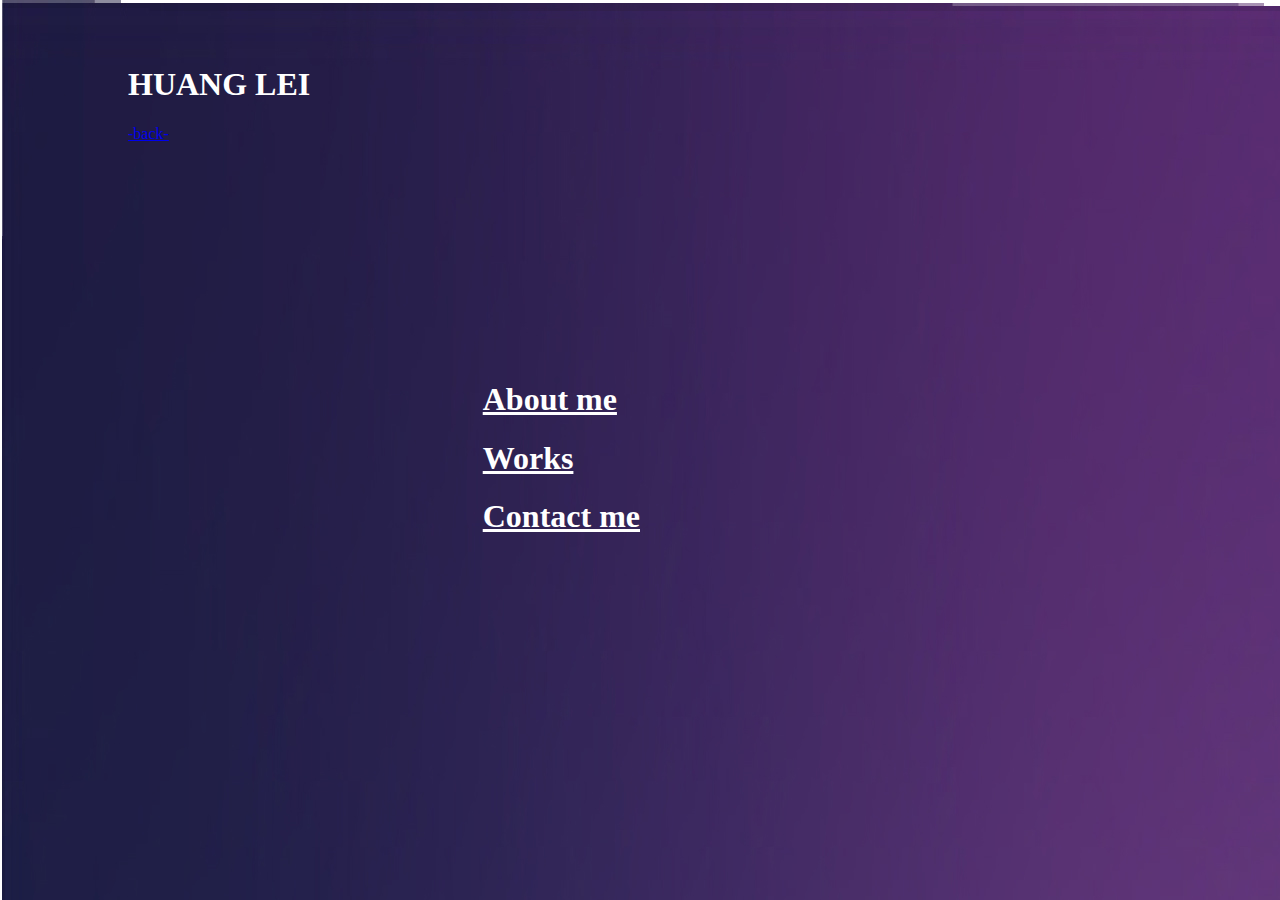
<file: index.html>
<!DOCTYPE html>
<html>
<head>
	<title>HUANGLEI</title>
	
	<link  type="text/css" href="./css/index.css">
</head>
<body bgcolor="black"text=white>
	 <div style="position:absolute; top:5%; left:10%">

    <h1 style="clear:left;">HUANG  LEI</h1>
    <a href="./hello.html">-back-</a></div>
    <div>

	
		<body style="background-image: url('./picture/04.jpg'); background-repeat: no-repeat;"> 

	
    <div style="position:absolute; top:40%; right:50%">
		
    <div style="display:inline-block;padding-bottom: 10%;font-family:Microsoft yahei:font-weight:normal;font-size:16px；color:white;">

		
		<h1 ><a href="./about me.html"  style="color:white" >About me</a></h1 >
	   
		<h1><a href="./works.html"  style="color:white">Works</a></h1>
	    
		<h1><a href="./contact.html"  style="color:white">Contact me</a></h1>
	    
		
	   
	</div>
</body>
</html>
</file>
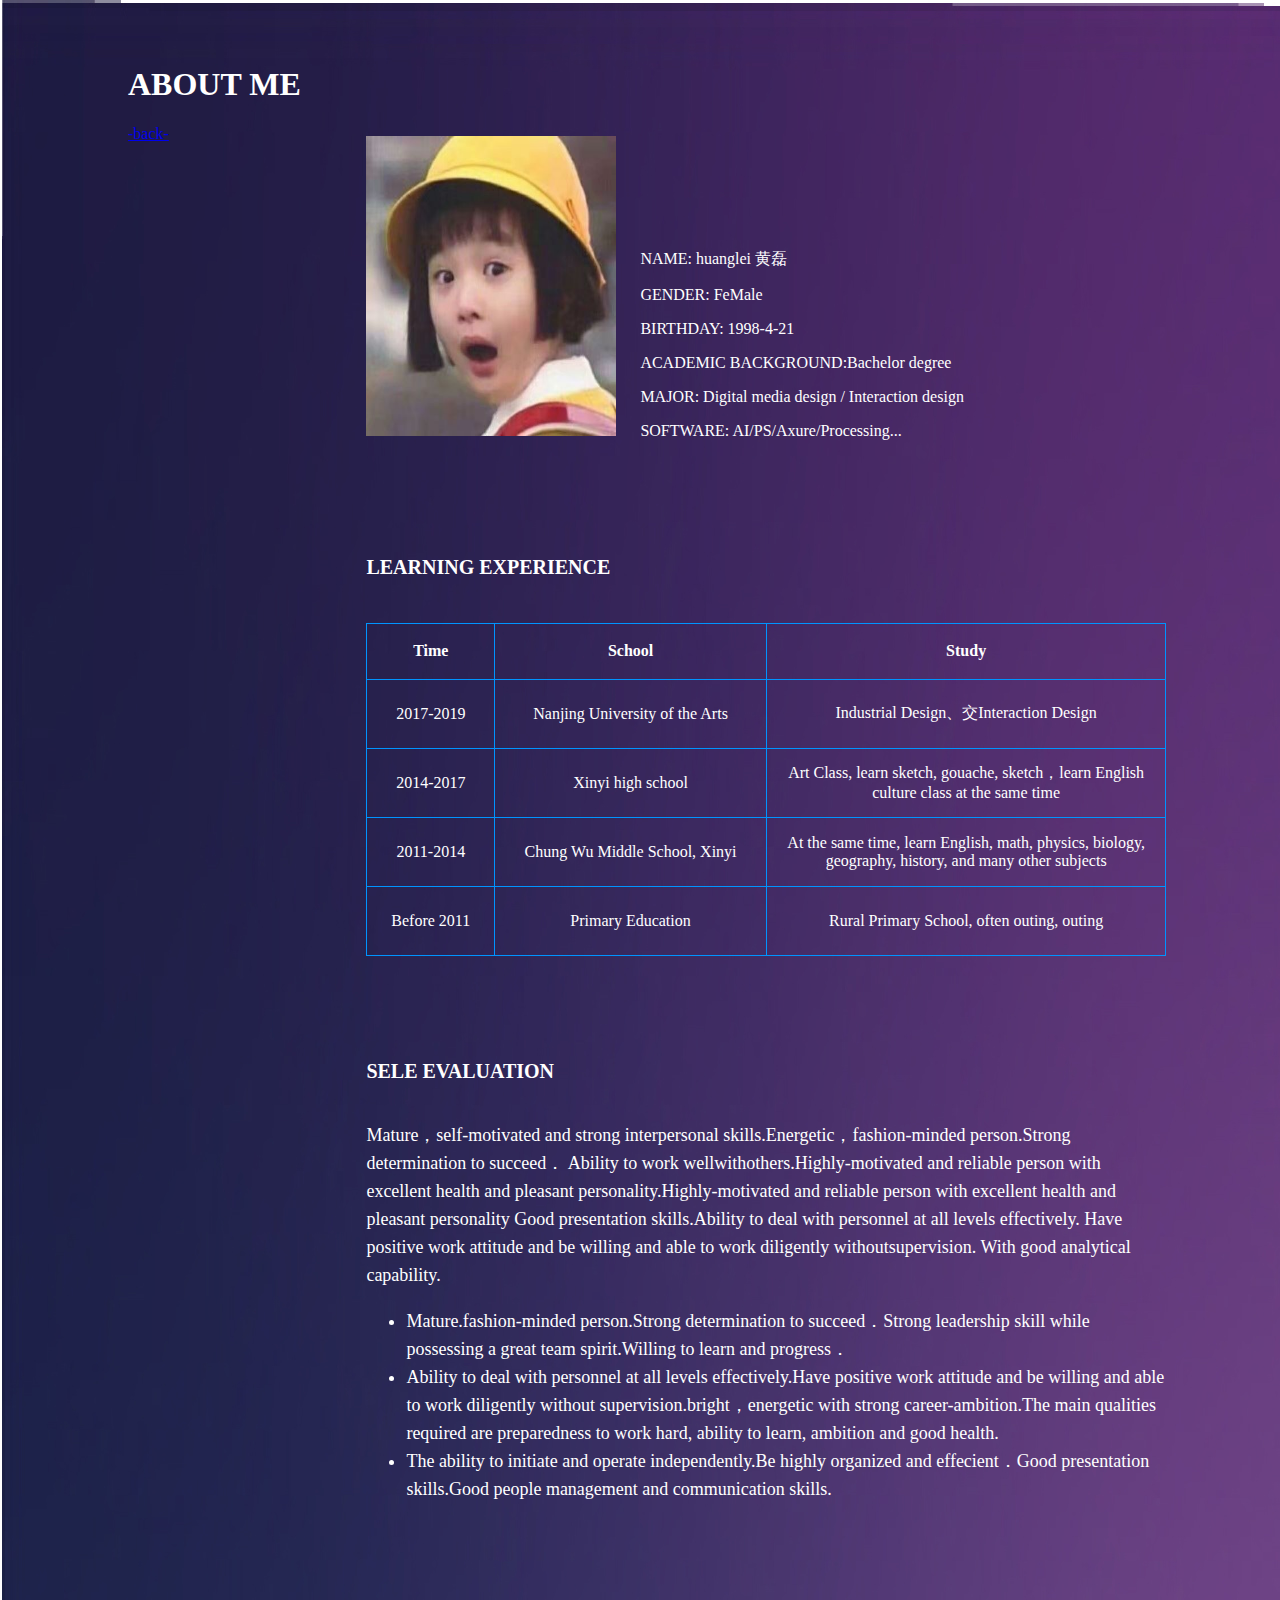
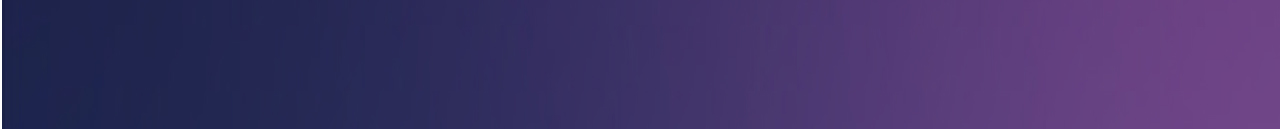
<file: about me.html>
<!DOCTYPE html>
<html>
<head>
	<title>Huanglei About me</title>
	    <style type="text/css">
		table, th, td{border:1px solid #0094ff;
			

			
			border-collapse: collapse;
			padding: 3pt;
		}
		th{
			
			color: white;
			height: 35pt;
		}
		td{
			height: 45pt;
		}
		tr.odd{
			background-color: rgb(0,0,0，.5);
		}
		tr.even{
			background-color: rgb(0,0,0，.5);
		}
       
       
		
	</style>
</head>
<body bgcolor="black"text=white>
     <body style="background-image: url('./picture/04.jpg'); background-repeat: no-repeat;">   
    
    <div style="position:absolute; top:5%; left:10%">

    <h1 style="clear:left;">ABOUT ME</h1>
    <a href="./index.html">-back-</a></div>
    <div>


	
<div style="position:absolute;margin-left:28%;margin-right:30%;padding-top: 10%;padding-bottom: 10%;">
			<img src="./picture/01.jpg" style="margin-right:20px;"width="250px"height="300px">
	
	        <div style="display:inline-block;padding-bottom: 10%;font-family:Microsoft yahei:font-weight:normal;font-size:16px">
				<p>NAME: huanglei 黄磊</p>
				<p>GENDER: FeMale</p>
				<p>BIRTHDAY: 1998-4-21</p>
				<p>ACADEMIC BACKGROUND:Bachelor degree </p>
				<p>MAJOR: Digital media design / Interaction design</p>
				<p>SOFTWARE: AI/PS/Axure/Processing...</p>
			</div>

    <h3 style="clear:left;font-size:20px;padding-bottom: 3%">LEARNING EXPERIENCE</h3>  
       <div style="display:inline-block;padding-bottom: 10%;"font-size:18px>
		<table width=800;height=300; text-align: center; border-collapse: collapse;>
		<tr >
			<th style="width: 16%;">Time</th>
			<th style="width: 34%;">School</th> 
			<th style="width: 50%;">Study</th>
		</tr>
		<tr class="odd"  align="center">
			<td>2017-2019</td>
			<td>Nanjing University of the Arts</td> 
			<td>Industrial Design、交Interaction Design</td>
		</tr>
		<tr class='even'  align="center">
			<td>2014-2017</td>
			<td>Xinyi high school</td> 
			<td>Art Class, learn sketch, gouache, sketch，learn English culture class  at the same time </td>
		</tr>
		<tr class="odd"  align="center">
			<td>2011-2014</td>
			<td>Chung Wu Middle School, Xinyi</td> 
			<td>At the same time, learn English, math, physics, biology, geography, history, and many other subjects</td>
		</tr>
		<tr class='even'  align="center">
			<td>Before 2011</td>
			<td>Primary Education</td> 
			<td> 
Rural Primary School, often outing, outing</td>
		</tr>
	</table>
				
			</div>
    <h3 style="clear:left;font-size:20px;">SELE EVALUATION</h3>
      
		
      <div style="display:inline-block;padding-bottom: 10%;font-family:Microsoft yahei:font-weight:normal;font-size:18px;line-height:28px">
		<p > Mature，self-motivated and strong interpersonal skills.Energetic，fashion-minded person.Strong determination to succeed． Ability to work wellwithothers.Highly-motivated and reliable person with excellent health and pleasant personality.Highly-motivated and reliable person with excellent health and pleasant personality Good presentation skills.Ability to deal with personnel at all levels effectively. Have positive work attitude and be willing and able to work diligently withoutsupervision. With good analytical capability. </p>
		<ul>
			<li> Mature.fashion-minded person.Strong determination to succeed．Strong leadership skill while possessing a great team spirit.Willing to learn and progress．</li>
			<li> Ability to deal with personnel at all levels effectively.Have positive work attitude and be willing and able to work diligently without supervision.bright，energetic with strong career-ambition.The main qualities required are preparedness to work hard, ability to learn, ambition and good health.</li>
			<li> The ability to initiate and operate independently.Be highly organized and effecient．Good presentation skills.Good people management and communication skills. </li>
			
	  </div>
</div>
</body>
</html>
</file>
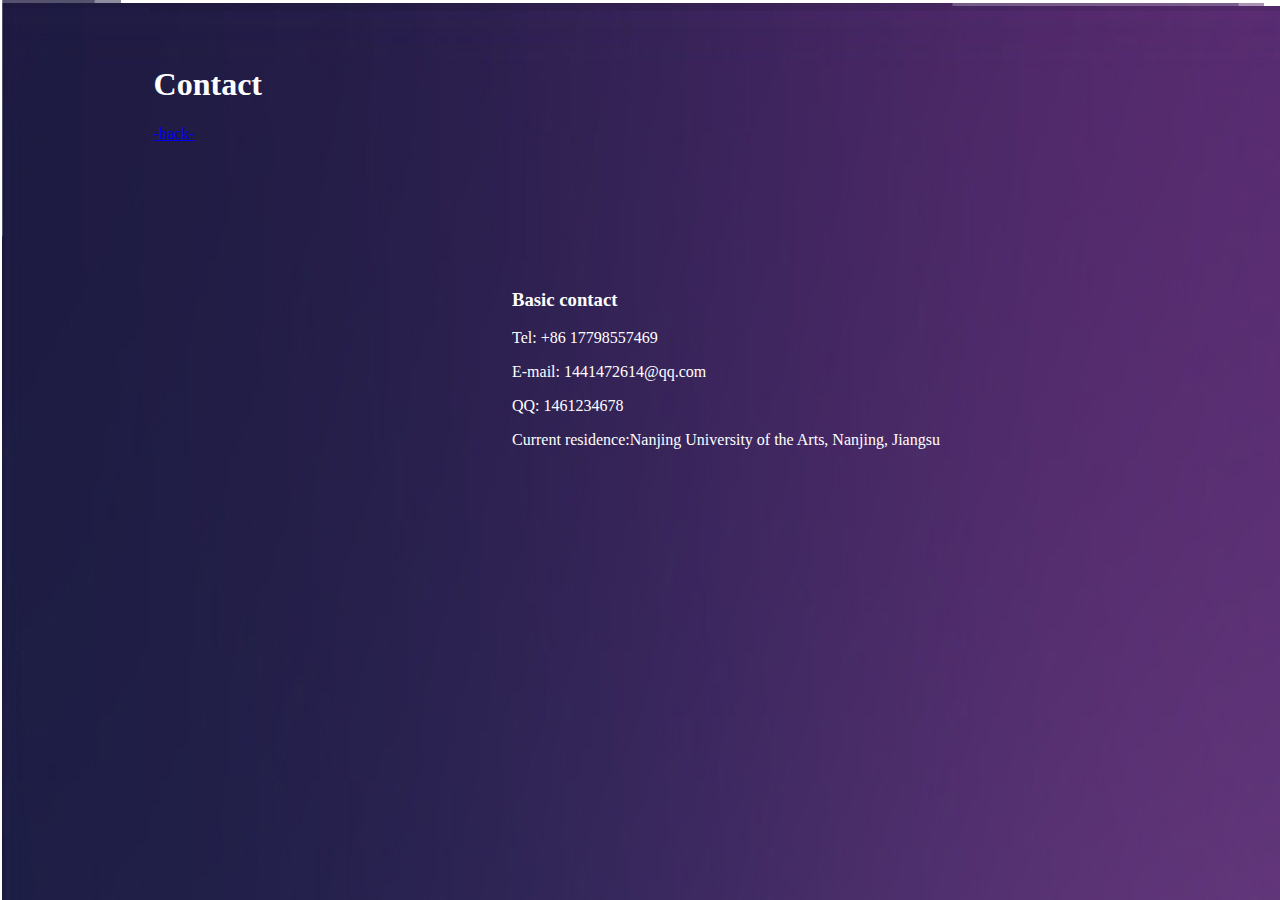
<file: contact.html>
<!DOCTYPE html>
<html>
<head>
	<title>Huanglei Contact me</title>
</head>
<body bgcolor="black"text=white>
	<body style="background-image: url('./picture/04.jpg'); background-repeat: no-repeat;">  
	 <div style="position:absolute; top:5%; left:12%">

    <h1 style="clear:left;">Contact</h1>
    <a href="./index.html">-back-</a></div>
    <div>


	<div id="basic" class="contact_contener" style="position:absolute; top:30%; left:40%">
		<h3>Basic contact</h3>
		
		    <p>Tel: +86 17798557469</p>
		    <p>E-mail: 1441472614@qq.com</p>
		    <p>QQ: 1461234678</p>
		    <p>Current residence:Nanjing University of the Arts, Nanjing, Jiangsu</p>
	</div>
	
</body>
</html>
</file>
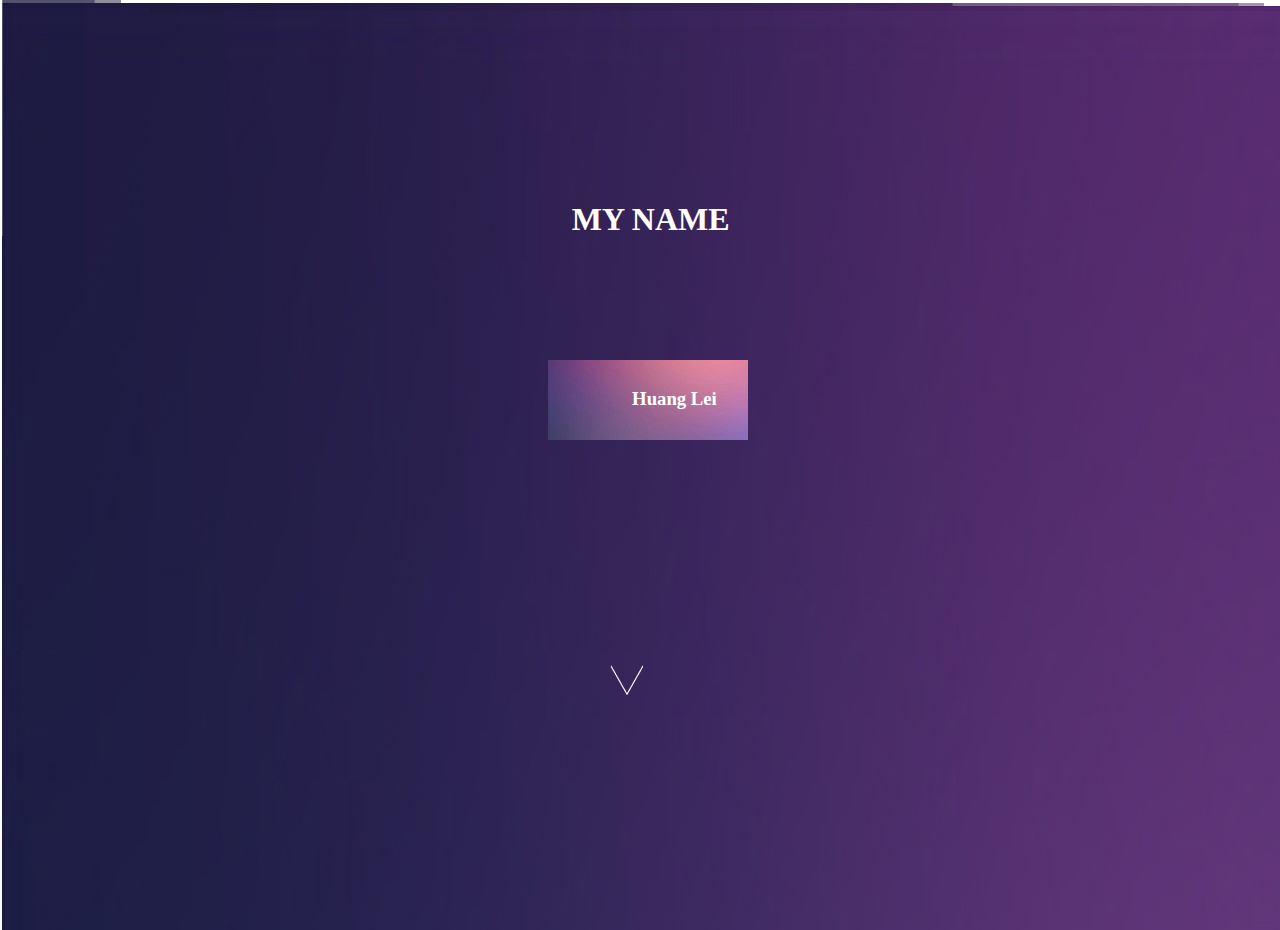
<file: hello.html>
<!DOCTYPE html>
<html>
<head>
	<title>Hello</title>
	<link rel="stylesheet" type="text/css" href="./css/index.css">
</head>
<body   text=white>

       <body style="background-image: url('./picture/04.jpg'); background-repeat: no-repeat;"> 
    
    <div style="position:absolute; top:20%; right:43%">
         <h1>MY NAME
    </div>
    <div style="position:absolute; top:40%; right:40%">
        <img src="./picture/07.jpg" style="margin-right:20px;"width="200px"height="80px">
    </div>
    <div style="position:absolute; top:41%; right:44%">
         <h3  style="text-align:center">Huang Lei
    </div>

    <a href="./index.html"><img src="./picture/01.png" style="position:absolute; top:70%; right:37%"width="250px"height="300px">
	
   
</body>
</html>
</file>
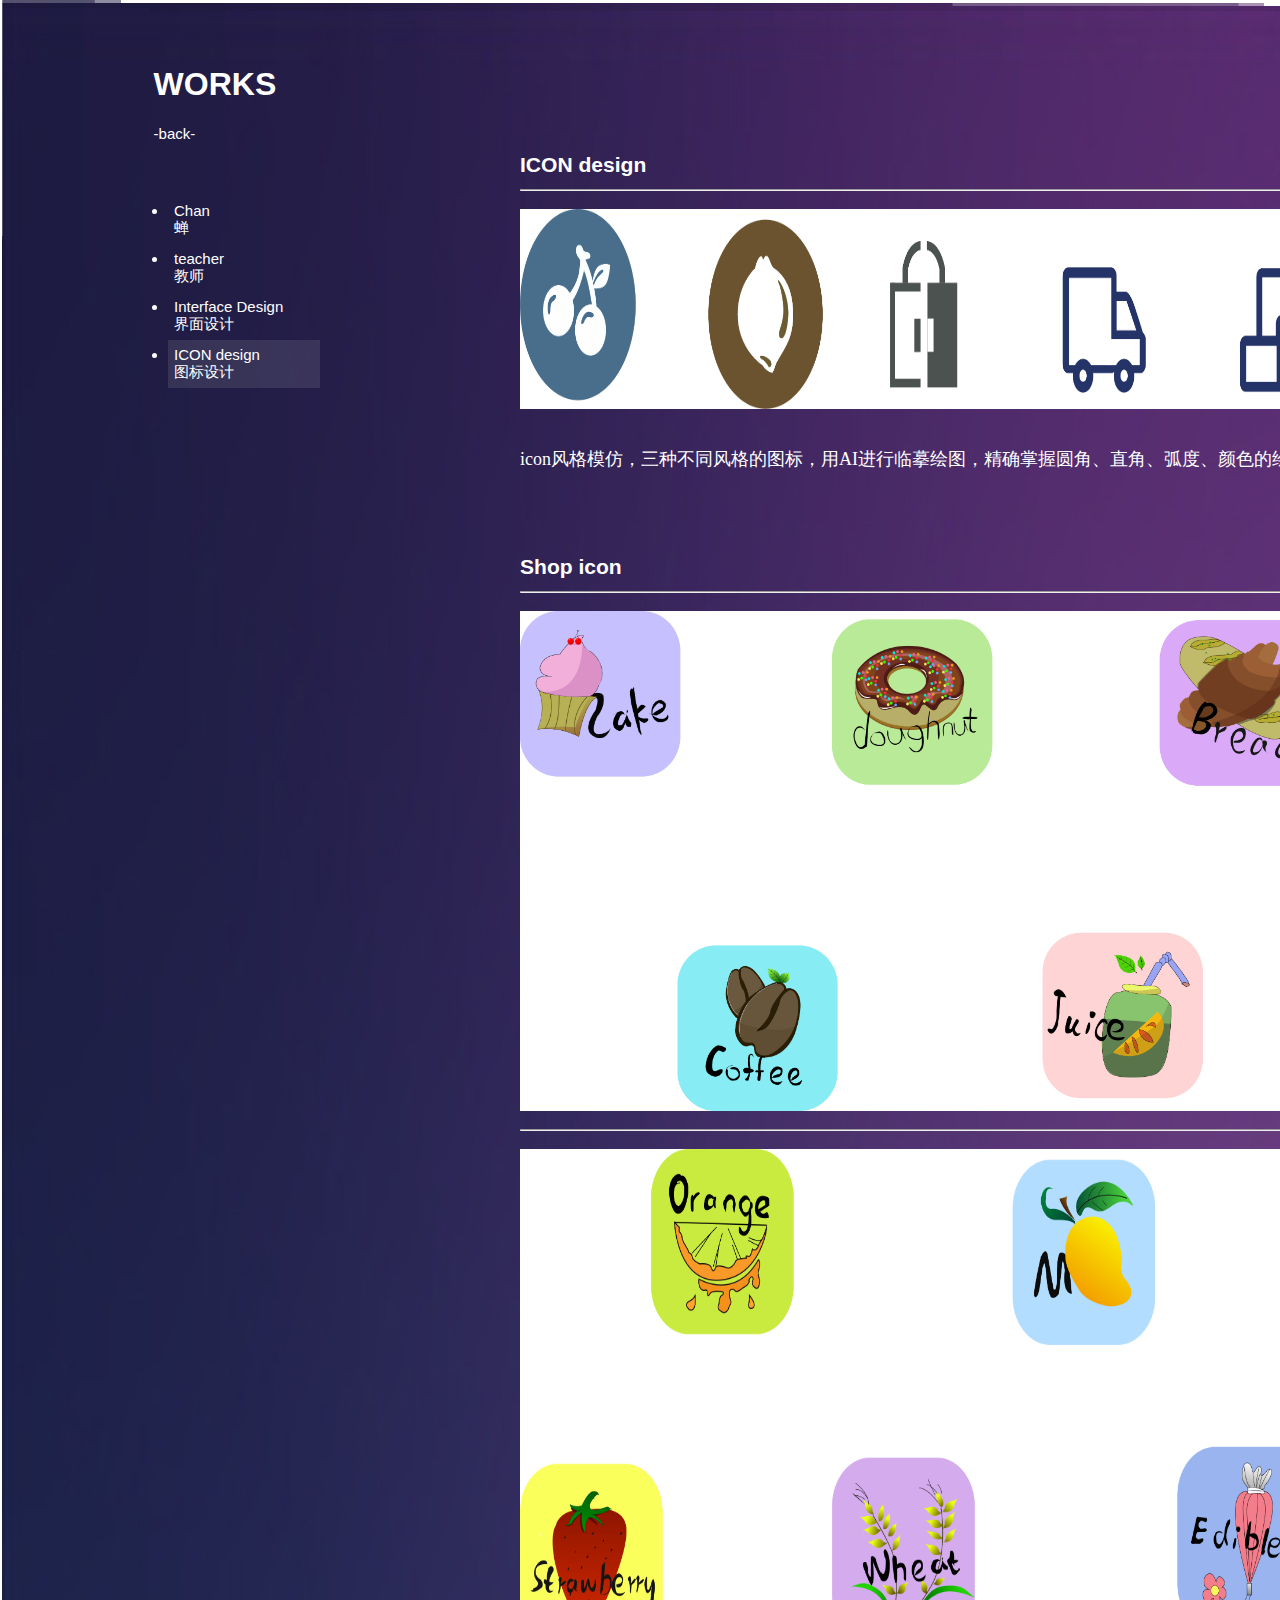
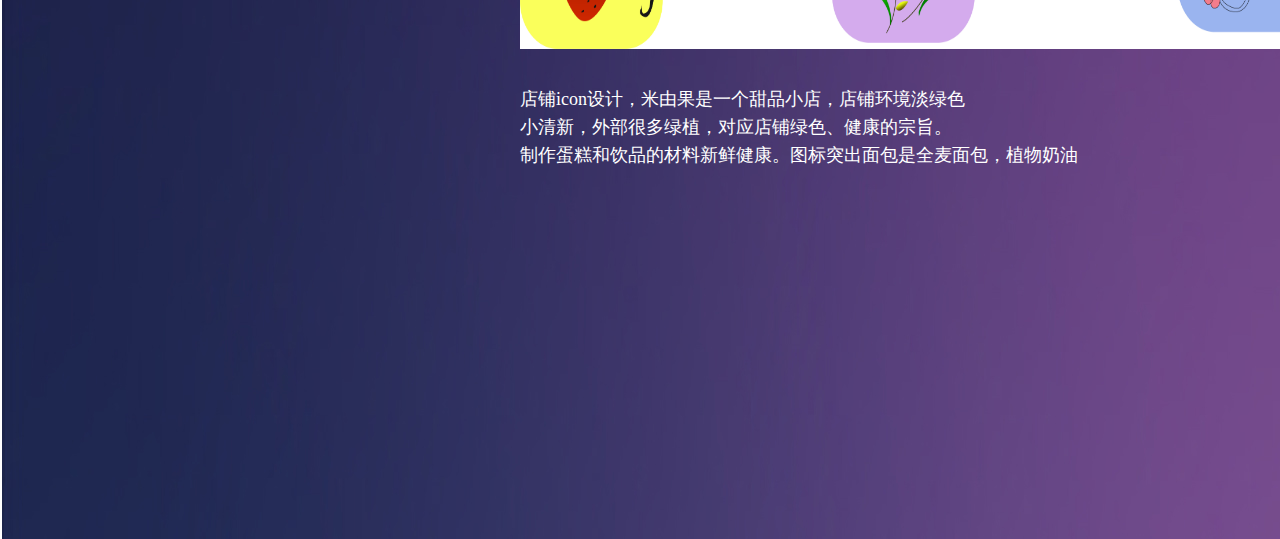
<file: ICON design.html>
<!DOCTYPE html>
<html>
<head>
	<title>HuangLei Works</title>
	<link rel="stylesheet" type="text/css" href="./css/wokes.css">
</head>
<body bgcolor="black"text=white> 
    <body style="background-image: url('./picture/04.jpg'); background-repeat: no-repeat;">  

	  <div style="position:absolute; top:5%; left:12%">

    <h1 style="clear:left;">WORKS</h1>
    <a href="./index.html">-back-</a></div>
    <div>

	   <div id="nav" class="work_nav" style="display: block;">
		<ul>
			
			<li><a href="./works.html">Chan<br>蝉</a></li>
		    
		    
			<li><a href="./teacher.html">teacher<br>教师</a></li>
		    
		    <li><a href="./Interface Design.html">Interface Design<br>界面设计</a></li>

		     <li style="background-color:rgba(255,255,255,0.1);"><a href="./ICON design.html">ICON design<br>图标设计</a></li>
			
		</ul>
	</div>
	
	    
		
		
	<div style="position:absolute;margin-left:40%;margin-right:13%;padding-top: 9.5%;padding-bottom: 10%;">
	<div id="wokes" class="woker" style="display: block;padding-bottom:5%">	
		<div style="display:inline-block;padding-bottom: 10%;font-family:Microsoft yahei:font-weight:normal;font-size:18px;line-height:28px">
		<h3>ICON design
      
        <hr/>

		<p>	
		<a ><img class="woke-picture4" src="./picture/wokes/d03.jpg"></a>
		
       <div style="display:inline-block;padding-bottom: 5%;font-family:Microsoft yahei:font-weight:normal;font-size:18px;line-height:28px">

		<p>icon风格模仿，三种不同风格的图标，用AI进行临摹绘图，精确掌握圆角、直角、弧度、颜色的绘制</p>
		</div>
	    </p>

	    
	    
		<h3>Shop icon
			<hr/>
		<p>	
		<a><img class="woke-picture5" src="./picture/wokes/d02.jpg"></a>
		
	    </p>
	    <hr>
		
		<p>	
		<a><img class="woke-picture5" src="./picture/wokes/d01.jpg"></a>
       <div style="display:inline-block;padding-bottom: 10%;font-family:Microsoft yahei:font-weight:normal;font-size:18px;line-height:28px">

		<p>店铺icon设计，米由果是一个甜品小店，店铺环境淡绿色<br>小清新，外部很多绿植，对应店铺绿色、健康的宗旨。<br>制作蛋糕和饮品的材料新鲜健康。图标突出面包是全麦面包，植物奶油</p>
		
	   </div>
	    </p>

		
		
	    
		
	</div>
	
</body>
</html>
</file>
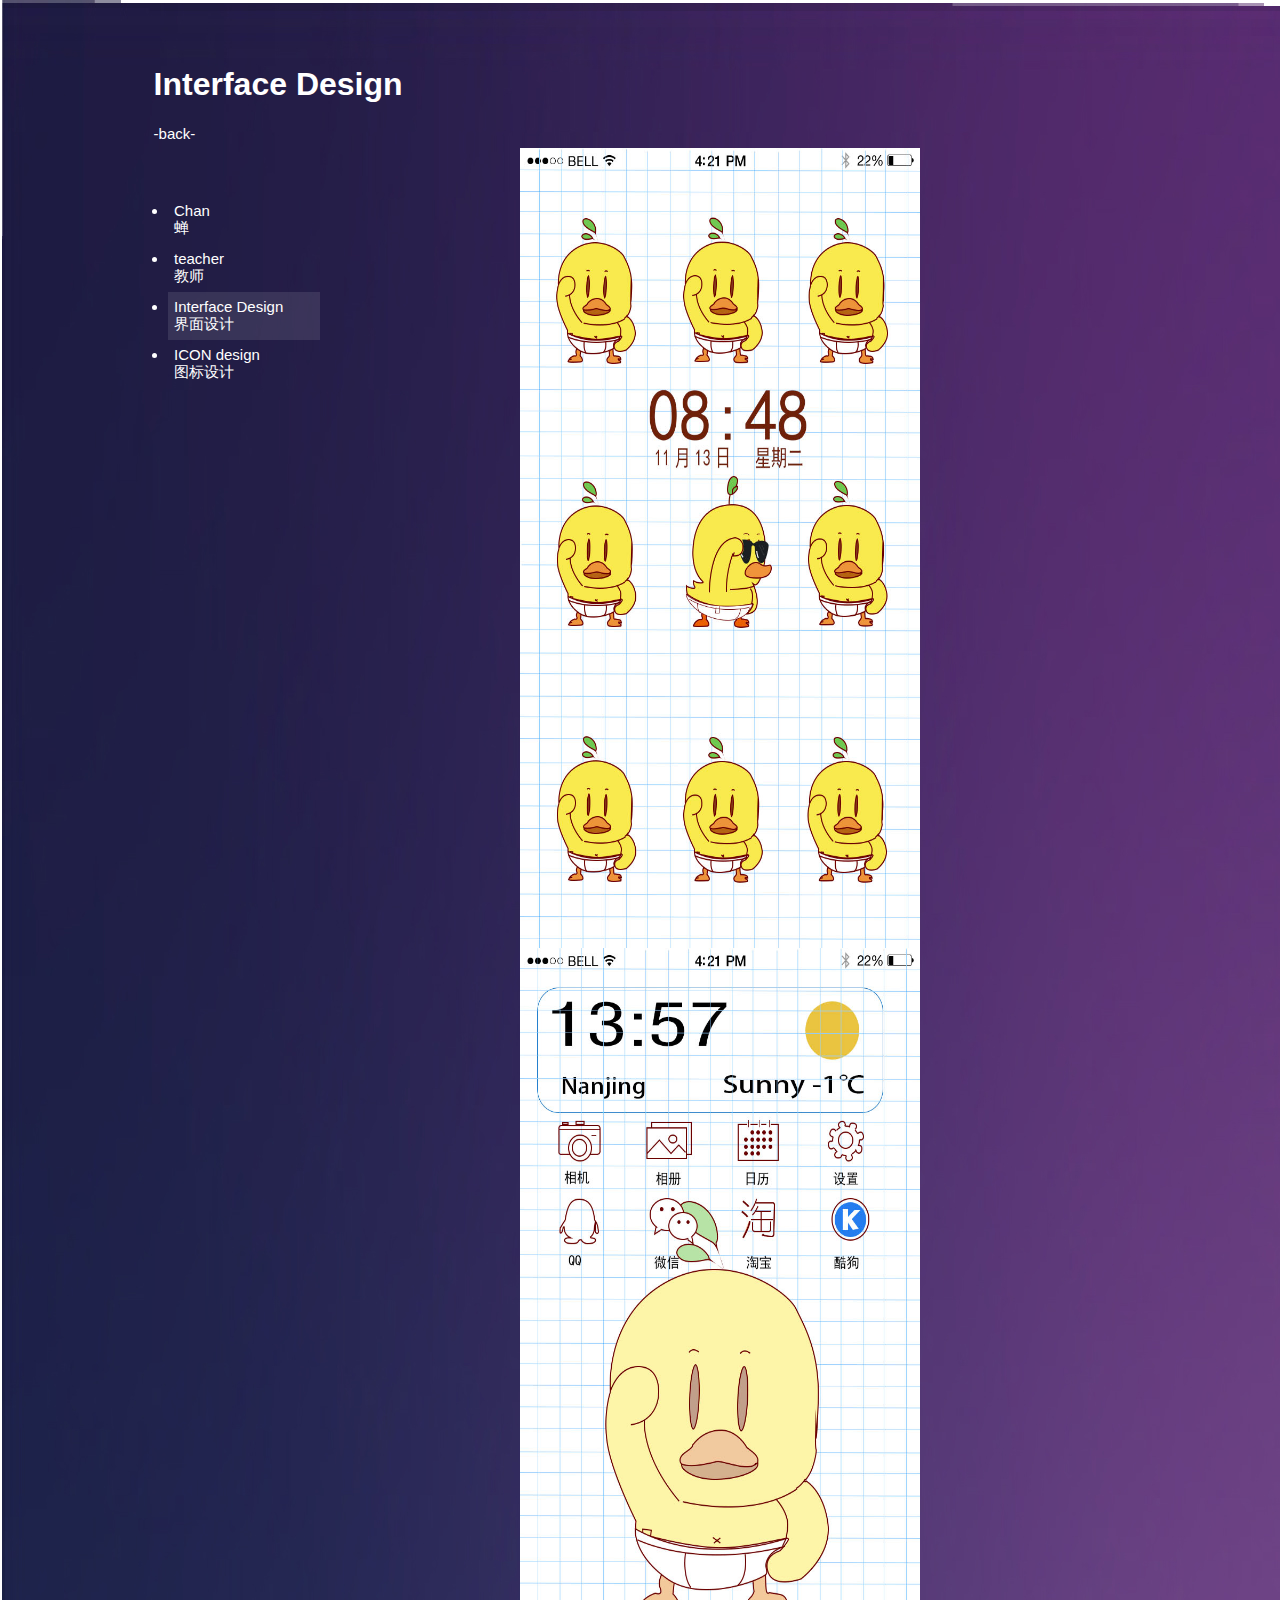
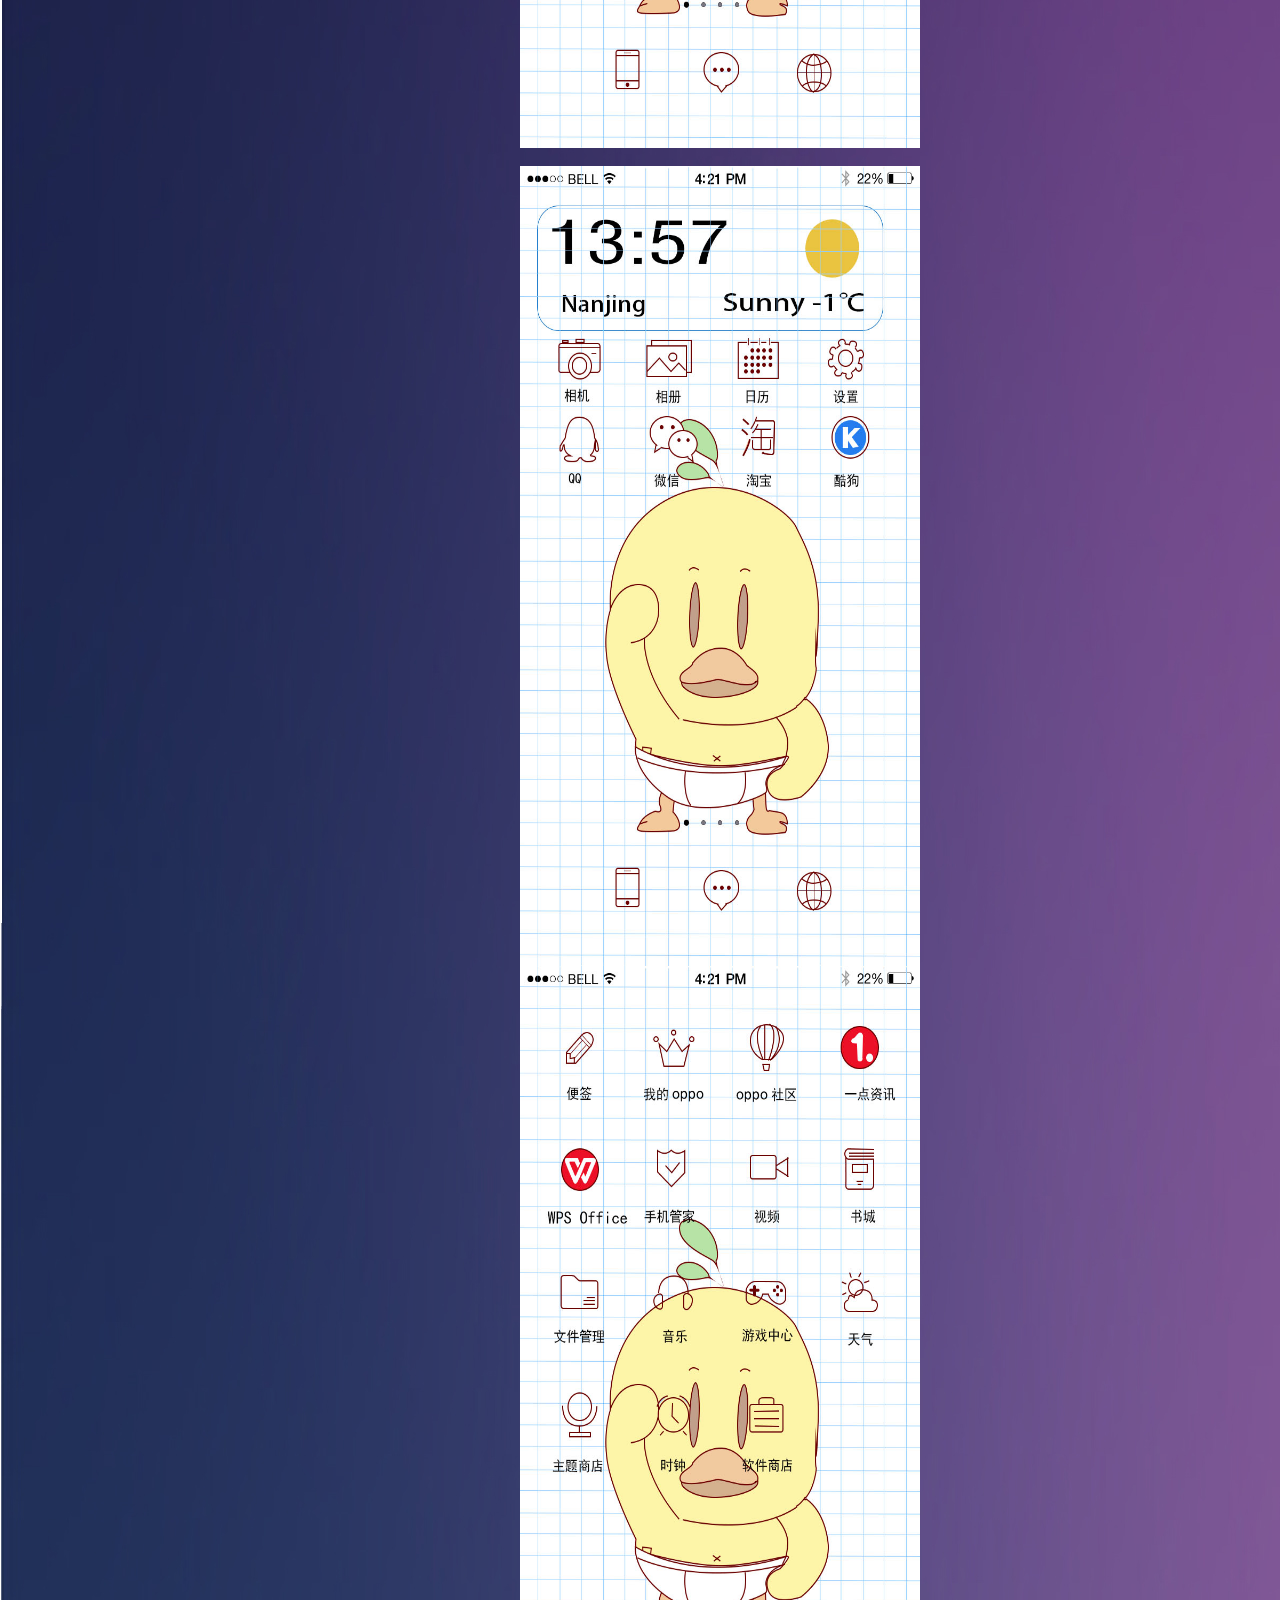
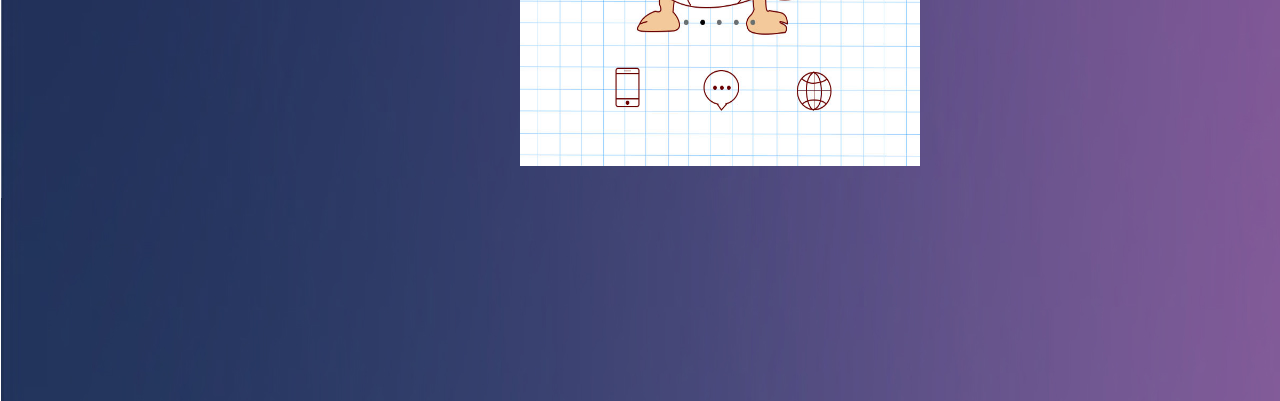
<file: Interface Design.html>
<!DOCTYPE html>
<html>
<head>
	<title>HuangLei Works</title>
	<link rel="stylesheet" type="text/css" href="./css/wokes.css">
</head>
<body bgcolor="black"text=white> 
	   <body style="background-image: url('./picture/04.jpg'); background-repeat: no-repeat;">  

	  <div style="position:absolute; top:5%; left:12%">

    <h1 style="clear:left;">Interface  Design</h1>
    <a href="./index.html">-back-</a></div>
    <div>



	   <div id="nav" class="work_nav" style="display: block;">
		<ul>
			
			<li><a href="./works.html">Chan<br>蝉</a></li>
		    
		    
			<li><a href="./teacher.html">teacher<br>教师</a></li>

			<li style="background-color:rgba(255,255,255,0.1);"><a href="./Interface Design.html">Interface Design<br>界面设计</a></li>

			<li><a href="./ICON design.html">ICON design<br>图标设计</a></li>


		    
			
		</ul>
	</div>
	
	    
		
		
	<div style="position:absolute;margin-left:40%;margin-right:13%;padding-top: 9.5%;padding-bottom: 10%;">
	<div id="wokes" class="woker" style="display: block;padding-bottom:5%">	
		<div style="display:inline-block;padding-bottom: 10%;font-family:Microsoft yahei:font-weight:normal;font-size:18px;line-height:28px">
		<p>	
		
		
		<a ><img class="woke-picture3" src="./picture/wokes/c03.jpg"></a>
		<a ><img class="woke-picture3" src="./picture/wokes/c05.jpg"></a>
		</p>
		<p>	
		<a ><img class="woke-picture3" src="./picture/wokes/c05.jpg"></a>
		<a ><img class="woke-picture3" src="./picture/wokes/c02.jpg"></a>
		
	    </p>
	</div>	
	</div>
	
</body>
</html>
</file>
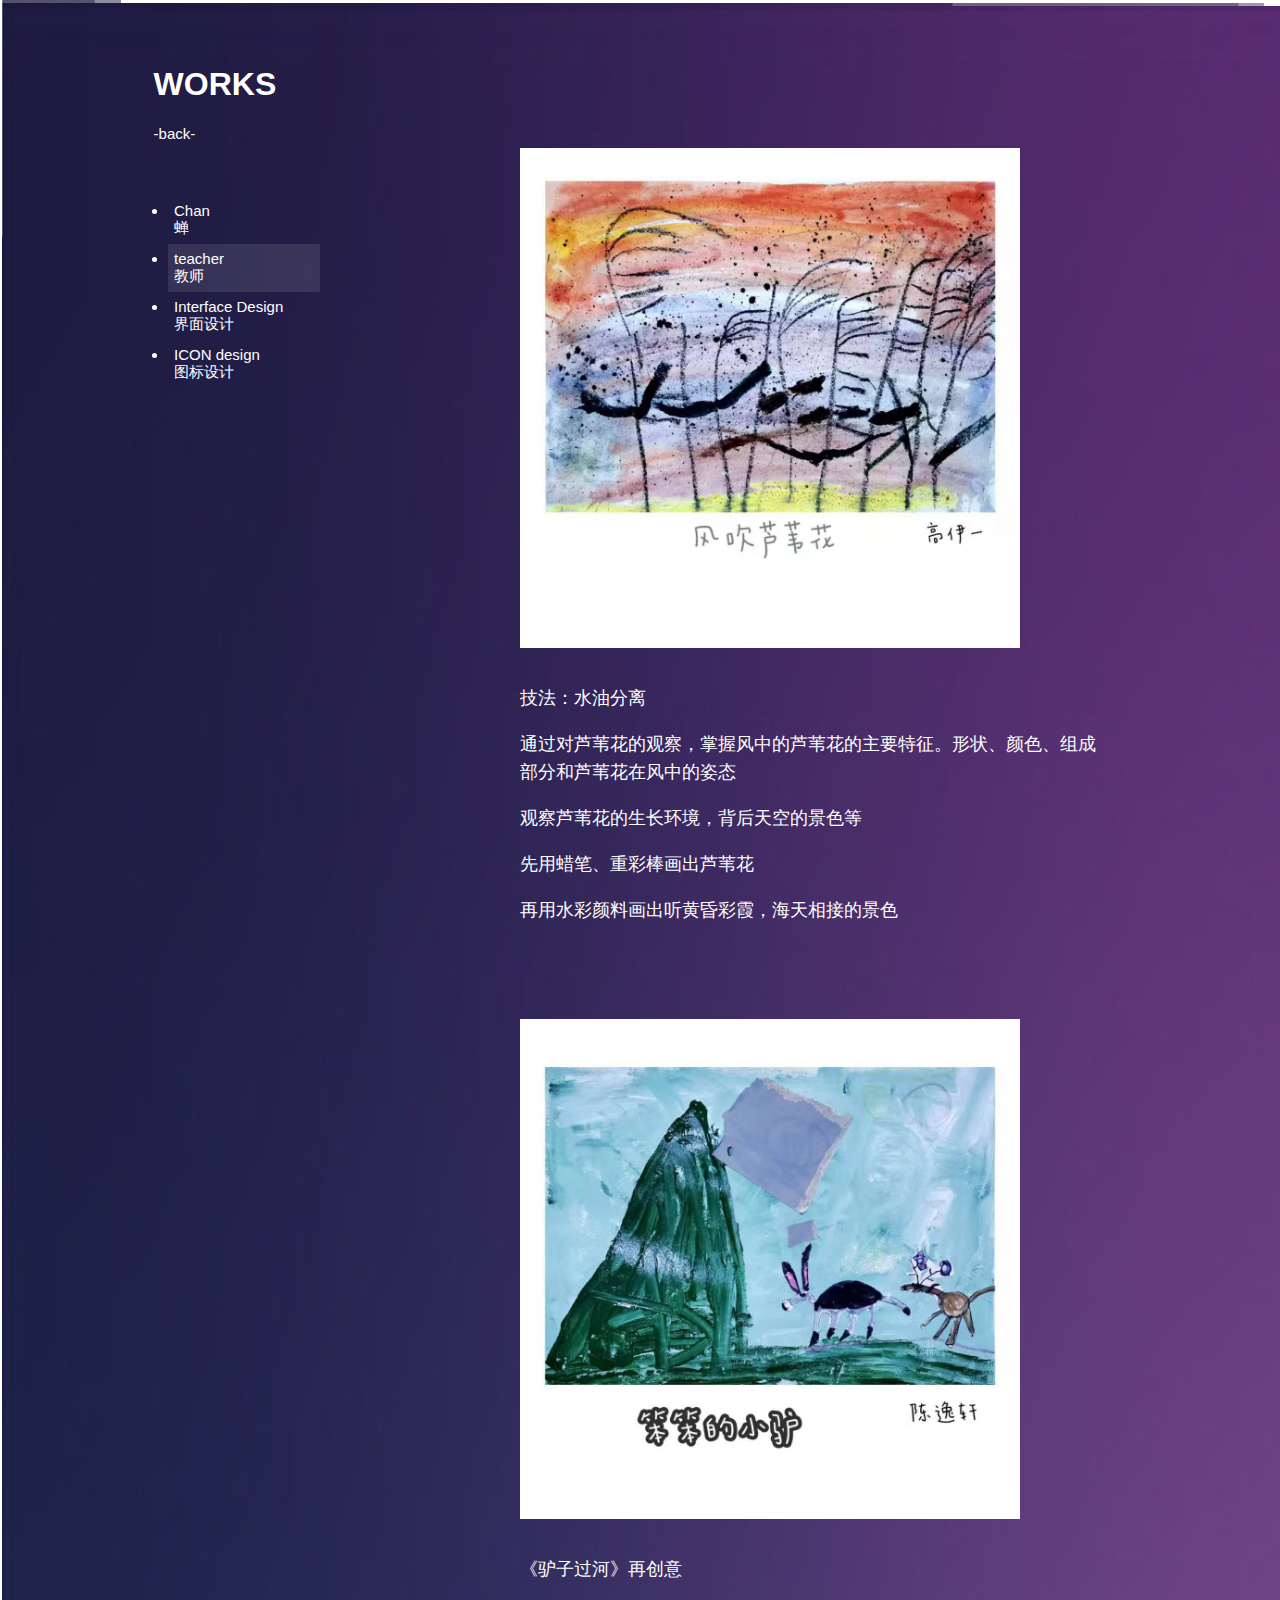
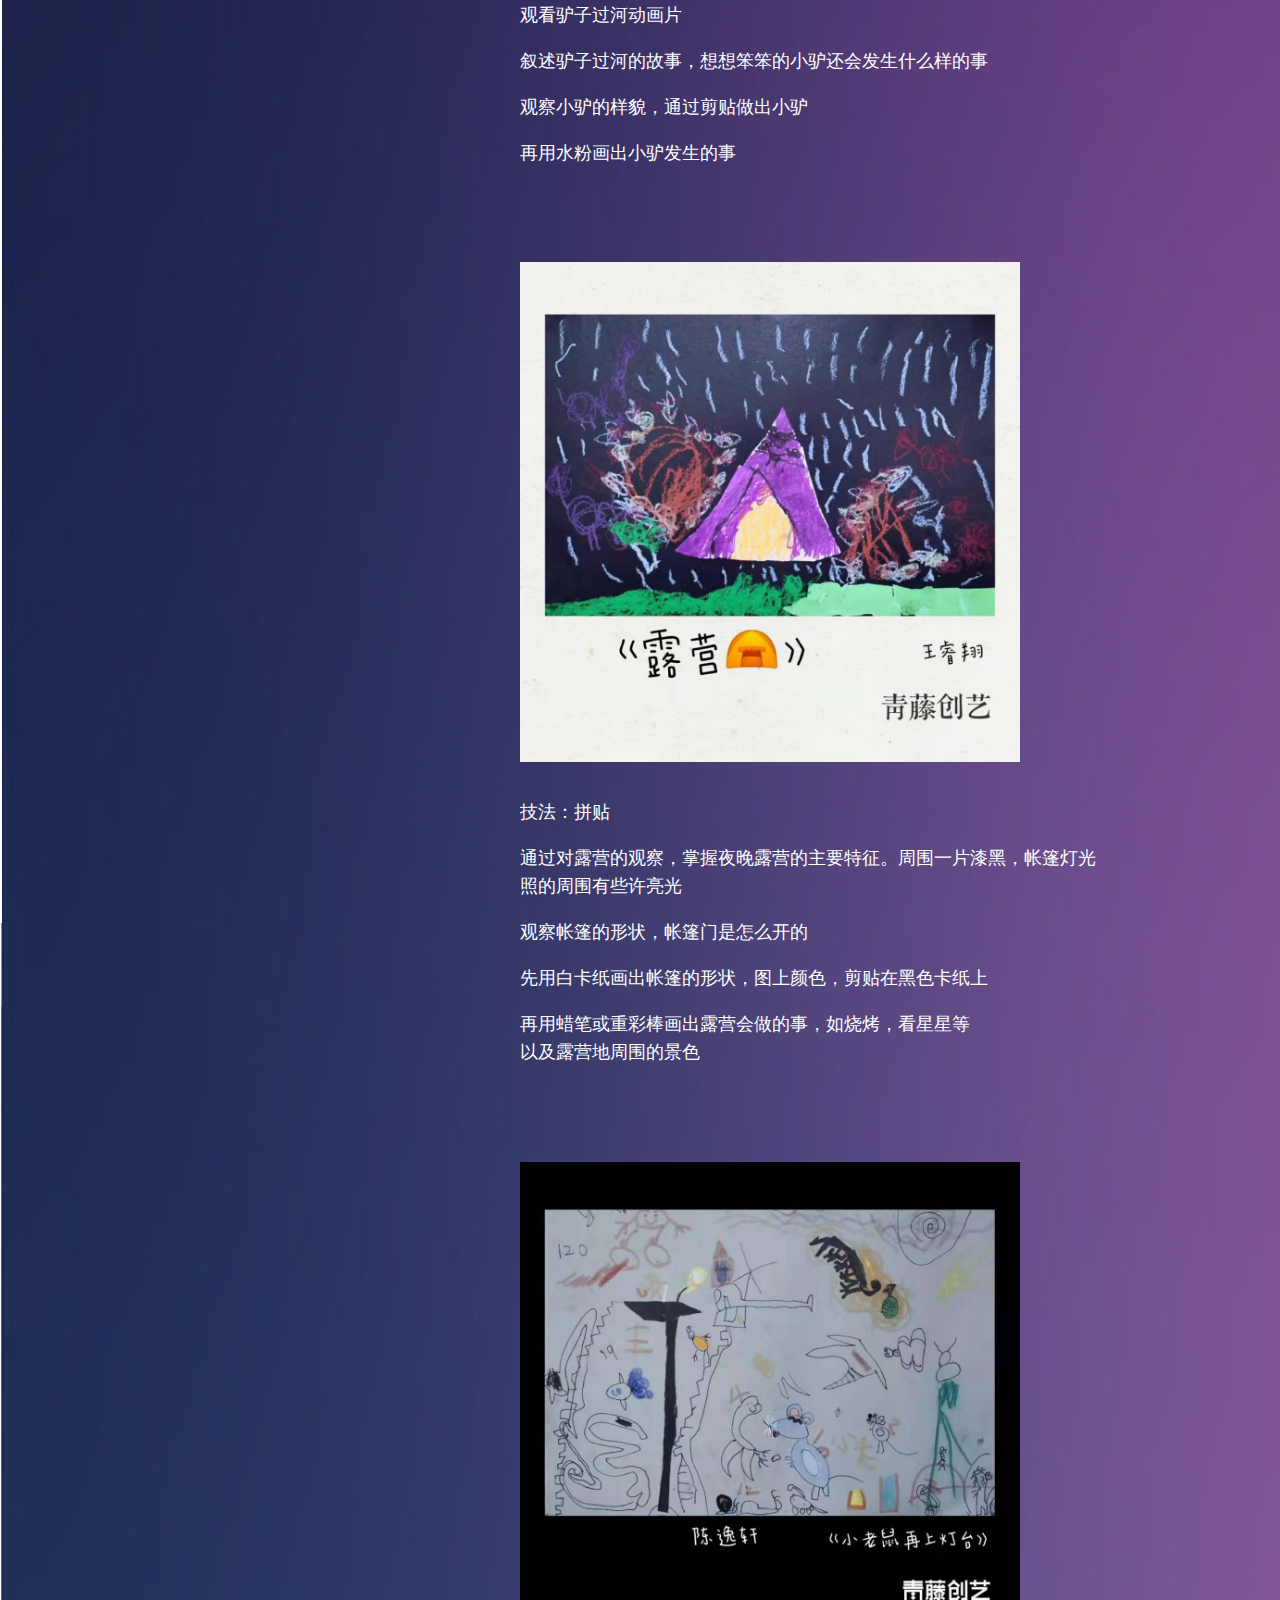
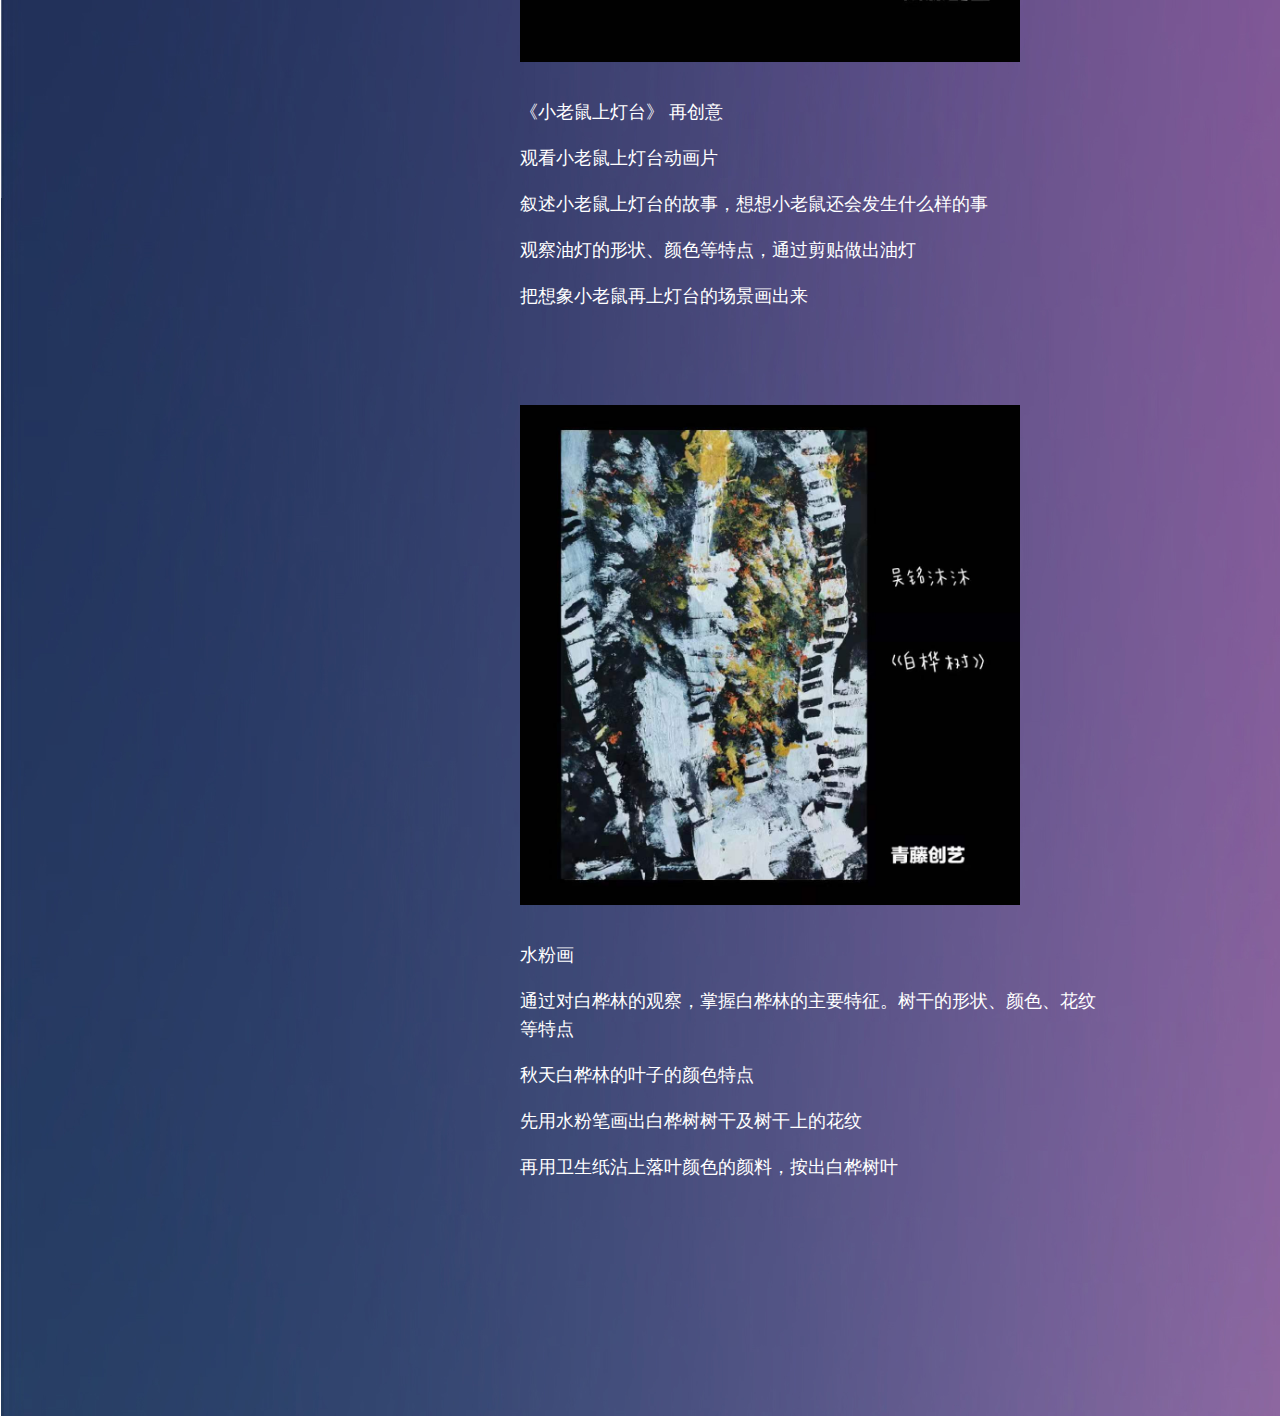
<file: teacher.html>
<!DOCTYPE html>
<html>
<head>
	<title>HuangLei Works</title>
	<link rel="stylesheet" type="text/css" href="./css/wokes.css">
</head>
<body bgcolor="black"text=white> 
	 <body style="background-image: url('./picture/04.jpg'); background-repeat: no-repeat;">  
	 <div style="position:absolute; top:5%; left:12%">

    <h1 style="clear:left;">WORKS</h1>
    <a href="./index.html">-back-</a></div>
    <div>


	   <div id="nav" class="work_nav" style="display: block;">
		<ul>
			
			<li><a href="./works.html">Chan<br>蝉</a></li>
		    
		    
			<li style="background-color:rgba(255,255,255,0.1);"><a href="./teacher.html">teacher<br>教师</a></li>
		    
		    <li><a href="./Interface Design.html">Interface Design<br>界面设计</a></li>

		    <li><a href="./ICON design.html">ICON design<br>图标设计</a></li>
			
		</ul>
	</div>
	
	    
		
		
	


	<div style="position:absolute;margin-left:40%;margin-right:13%;padding-top: 9.5%;padding-bottom: 10%;">
	<div id="wokes" class="woker" style="display: block;padding-bottom:5%">	
		<p>	
		<a ><img class="woke-picture2" src="./picture/wokes/b01.jpg"></a>
		 <div style="display:inline-block;padding-bottom: 10%;font-family:Microsoft yahei:font-weight:normal;font-size:18px;line-height:28px">
		<p>技法：水油分离</p>
		<p>通过对芦苇花的观察，掌握风中的芦苇花的主要特征。形状、颜色、组成部分和芦苇花在风中的姿态</p>
		<p>观察芦苇花的生长环境，背后天空的景色等</p>
		<p>先用蜡笔、重彩棒画出芦苇花</p>
		<p>再用水彩颜料画出听黄昏彩霞，海天相接的景色</p>
	    </p>
		</div>
		
		
		<p>	
		<a><img class="woke-picture2" src="./picture/wokes/b04.jpg"></a>
		 <div style="display:inline-block;padding-bottom: 10%;font-family:Microsoft yahei:font-weight:normal;font-size:18px;line-height:28px">
		<p>《驴子过河》再创意</p>
	    <p>观看驴子过河动画片</p>
		<p>叙述驴子过河的故事，想想笨笨的小驴还会发生什么样的事</p>
		<p>观察小驴的样貌，通过剪贴做出小驴</p>
		<p>再用水粉画出小驴发生的事</p>
		
	    </p>
		</div>
		<p>	
		<a ><img class="woke-picture2" src="./picture/wokes/b05.jpg"></a>
		 <div style="display:inline-block;padding-bottom: 10%;font-family:Microsoft yahei:font-weight:normal;font-size:18px;line-height:28px">
		<p>技法：拼贴</p>
		<p>通过对露营的观察，掌握夜晚露营的主要特征。周围一片漆黑，帐篷灯光照的周围有些许亮光</p>
		<p>观察帐篷的形状，帐篷门是怎么开的</p>
		<p>先用白卡纸画出帐篷的形状，图上颜色，剪贴在黑色卡纸上</p>
		<p>再用蜡笔或重彩棒画出露营会做的事，如烧烤，看星星等<br>以及露营地周围的景色</p>

	    </p>
	    </div>
		<p>	
		<a><img class="woke-picture2" src="./picture/wokes/b02.jpg"></a>
	    </p>
	     <div style="display:inline-block;padding-bottom: 10%;font-family:Microsoft yahei:font-weight:normal;font-size:18px;line-height:28px">
	    <p>《小老鼠上灯台》 再创意</p>
	    <p>观看小老鼠上灯台动画片</p>
		<p>叙述小老鼠上灯台的故事，想想小老鼠还会发生什么样的事</p>
		<p>观察油灯的形状、颜色等特点，通过剪贴做出油灯</p>
		<p>把想象小老鼠再上灯台的场景画出来</p>
		
		</div>
		<p>	
		<a><img class="woke-picture2" src="./picture/wokes/b03.jpg"></a>
		 <div style="display:inline-block;padding-bottom: 10%;font-family:Microsoft yahei:font-weight:normal;font-size:18px;line-height:28px">
		<p>水粉画</p>
		<p>通过对白桦林的观察，掌握白桦林的主要特征。树干的形状、颜色、花纹等特点</p>
		<p>秋天白桦林的叶子的颜色特点</p>
		<p>先用水粉笔画出白桦树树干及树干上的花纹</p>
		<p>再用卫生纸沾上落叶颜色的颜料，按出白桦树叶</p>
	    </p>
	</div>
	</div>
</body>
</html>
</file>
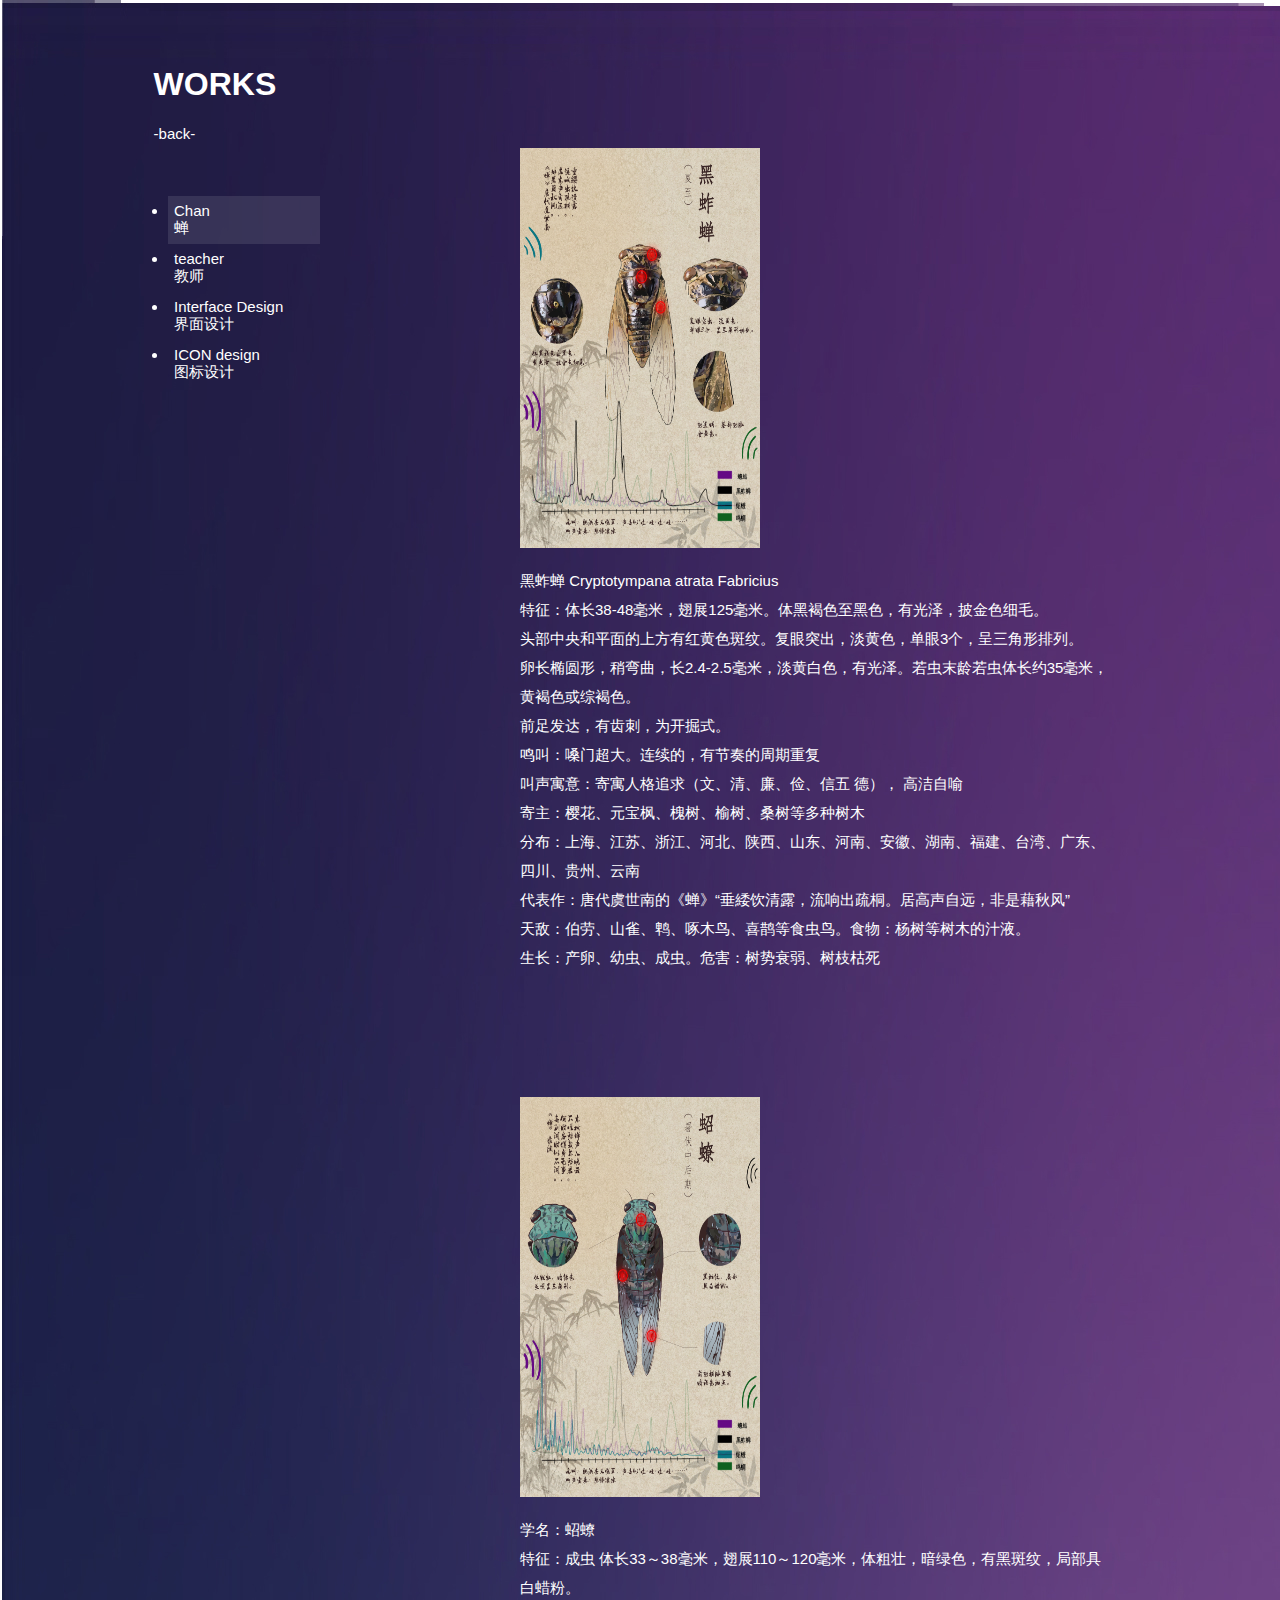
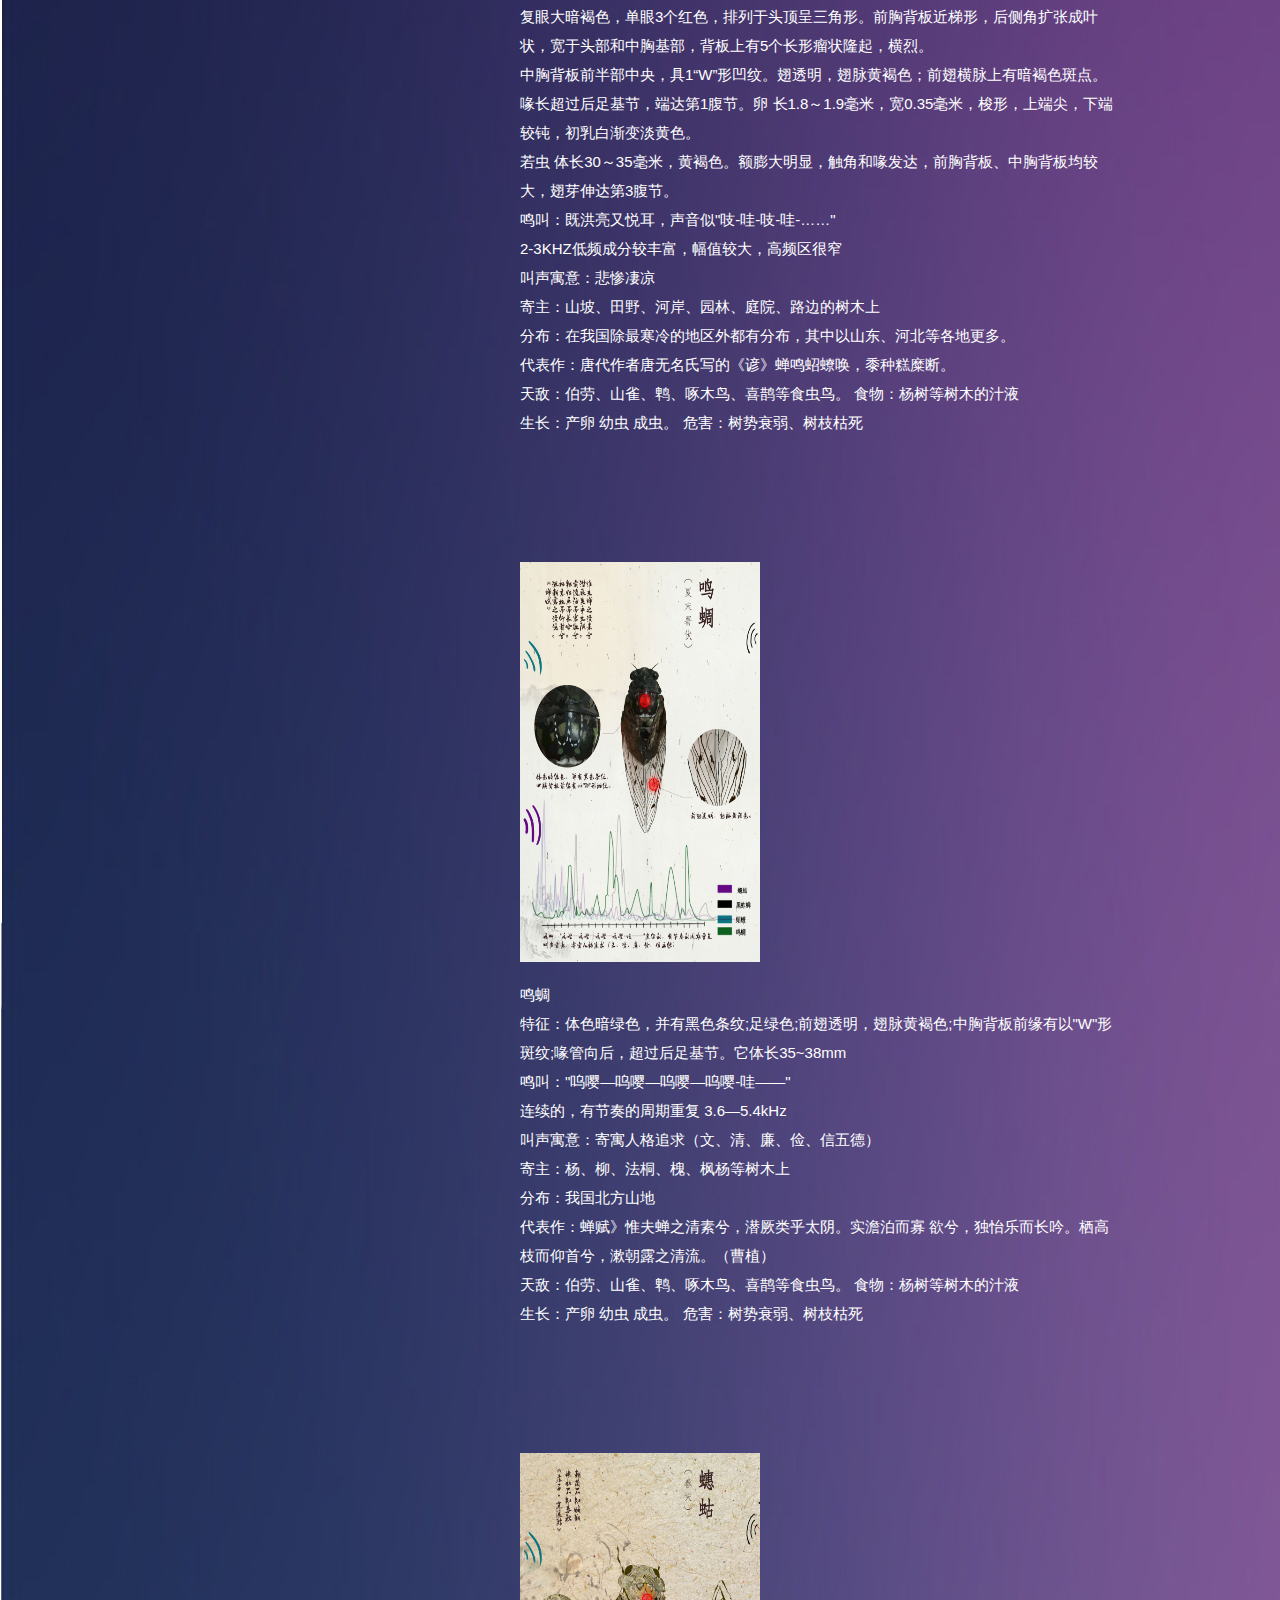
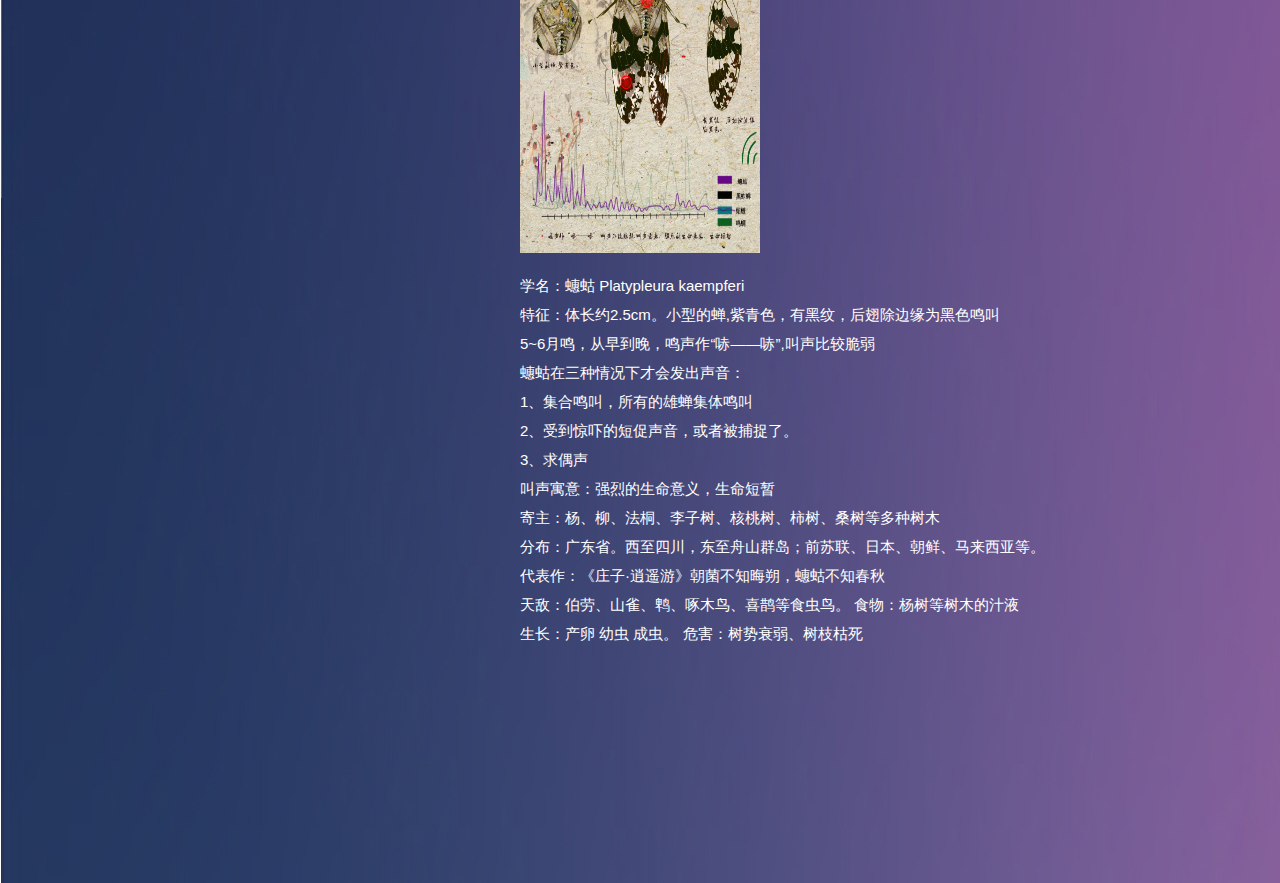
<file: works.html>
<!DOCTYPE html>
<html>
<head>
	<title>HuangLei Works</title>
	<link rel="stylesheet" type="text/css" href="./css/wokes.css">
</head>
<body bgcolor="black"text=white；> 
    <body style="background-image: url('./picture/04.jpg'); background-repeat: no-repeat;">  

	  <div style="position:absolute; top:5%; left:12%">

    <h1 style="clear:left;">WORKS</h1>
    <a href="./index.html">-back-</a></div>
    <div>

	   <div id="nav" class="work_nav" style="display: block;">
		<ul>
			
			<li style="background-color:rgba(255,255,255,0.1);"><a href="./wokes.html">Chan<br>蝉</a></li>
		    
		    
			<li><a href="./teacher.html">teacher<br>教师</a></li>

            <li><a href="./Interface Design.html">Interface Design<br>界面设计</a></li>
		    
			<li><a href="./ICON design.html">ICON design<br>图标设计</a></li>
		</ul>
	</div>
	
	    
		
		
	<div style="position:absolute;margin-left:40%;margin-right:13%;padding-top: 9.5%;padding-bottom: 10%;">
		<div id="wokes" class="woker" style="display: block;padding-bottom:5%">	
		<p >	
		<a ><img class="woke-picture" src="./picture/wokes/a01.jpg">
       <div style="display:inline-block;padding-bottom: 10%;font-family:Microsoft yahei:font-weight:normal;font-size:18px;line-height:28px">
        黑蚱蝉  Cryptotympana atrata Fabricius
        <br>特征：体长38-48毫米，翅展125毫米。体黑褐色至黑色，有光泽，披金色细毛。
        <br>头部中央和平面的上方有红黄色斑纹。复眼突出，淡黄色，单眼3个，呈三角形排列。
        <br>卵长椭圆形，稍弯曲，长2.4-2.5毫米，淡黄白色，有光泽。若虫末龄若虫体长约35毫米，黄褐色或综褐色。
        <br>前足发达，有齿刺，为开掘式。
        <br>鸣叫：嗓门超大。连续的，有节奏的周期重复
        <br>叫声寓意：寄寓人格追求（文、清、廉、俭、信五 德），   高洁自喻


        <br>寄主：樱花、元宝枫、槐树、榆树、桑树等多种树木
        <br>分布：上海、江苏、浙江、河北、陕西、山东、河南、安徽、湖南、福建、台湾、广东、四川、贵州、云南
        <br>代表作：唐代虞世南的《蝉》“垂緌饮清露，流响出疏桐。居高声自远，非是藉秋风”

        <br>天敌：伯劳、山雀、鹎、啄木鸟、喜鹊等食虫鸟。食物：杨树等树木的汁液。
        <br>生长：产卵、幼虫、成虫。危害：树势衰弱、树枝枯死</a>
	    </p>
        </div>
		</div>
		<div id="wokes" class="woker" style="display: block;padding-bottom:5%">	
		<p>	
		<a><img class="woke-picture" src="./picture/wokes/a02.jpg">
         <div style="display:inline-block;padding-bottom: 10%;font-family:Microsoft yahei:font-weight:normal;font-size:18px;line-height:28px">学名：蛁蟟
        <br>特征：成虫 体长33～38毫米，翅展110～120毫米，体粗壮，暗绿色，有黑斑纹，局部具白蜡粉。
        <br>复眼大暗褐色，单眼3个红色，排列于头顶呈三角形。前胸背板近梯形，后侧角扩张成叶状，宽于头部和中胸基部，背板上有5个长形瘤状隆起，横烈。
        <br>中胸背板前半部中央，具1“W”形凹纹。翅透明，翅脉黄褐色；前翅横脉上有暗褐色斑点。
        <br>喙长超过后足基节，端达第1腹节。卵 长1.8～1.9毫米，宽0.35毫米，梭形，上端尖，下端较钝，初乳白渐变淡黄色。
        <br>若虫 体长30～35毫米，黄褐色。额膨大明显，触角和喙发达，前胸背板、中胸背板均较大，翅芽伸达第3腹节。
        <br>鸣叫：既洪亮又悦耳，声音似"吱-哇-吱-哇-……"
        <br>2-3KHZ低频成分较丰富，幅值较大，高频区很窄
        <br>叫声寓意：悲惨凄凉

        <br>寄主：山坡、田野、河岸、园林、庭院、路边的树木上
        <br>分布：在我国除最寒冷的地区外都有分布，其中以山东、河北等各地更多。
        <br>代表作：唐代作者唐无名氏写的《谚》蝉鸣蛁蟟唤，黍种糕糜断。

        <br>天敌：伯劳、山雀、鹎、啄木鸟、喜鹊等食虫鸟。
       食物：杨树等树木的汁液
        <br>生长：产卵      幼虫      成虫。
        危害：树势衰弱、树枝枯死</a>
	    </p>
		</div>
        </div>
		<div id="wokes" class="woker" style="display: block;padding-bottom:5%">	
		<p>	
		<a><img class="woke-picture" src="./picture/wokes/a03.jpg">
        <div style="display:inline-block;padding-bottom: 10%;font-family:Microsoft yahei:font-weight:normal;font-size:18px;line-height:28px">鸣蜩
        <br>特征：体色暗绿色，并有黑色条纹;足绿色;前翅透明，翅脉黄褐色;中胸背板前缘有以"W"形斑纹;喙管向后，超过后足基节。它体长35~38mm
        <br>鸣叫："呜嘤—呜嘤—呜嘤—呜嘤-哇——"
        <br>  连续的，有节奏的周期重复
         3.6—5.4kHz
       
        <br>叫声寓意：寄寓人格追求（文、清、廉、俭、信五德）


        <br>寄主：杨、柳、法桐、槐、枫杨等树木上
        <br>分布：我国北方山地
        <br>代表作：蝉赋》惟夫蝉之清素兮，潜厥类乎太阴。实澹泊而寡
欲兮，独怡乐而长吟。栖高枝而仰首兮，漱朝露之清流。（曹植）


        <br>天敌：伯劳、山雀、鹎、啄木鸟、喜鹊等食虫鸟。
       食物：杨树等树木的汁液
        <br>生长：产卵      幼虫      成虫。
        危害：树势衰弱、树枝枯死</a>
	    </p>
		</div>
        </div>
		<div id="wokes" class="woker" style="display: block;padding-bottom:5%">	
		<p>	
		<a><img class="woke-picture" src="./picture/wokes/a04.jpg">
        <div style="display:inline-block;padding-bottom: 10%;font-family:Microsoft yahei:font-weight:normal;font-size:18px;line-height:28px">学名：蟪蛄    Platypleura kaempferi 
        <br>特征：体长约2.5cm。小型的蝉,紫青色，有黑纹，后翅除边缘为黑色鸣叫
        <br>5~6月鸣，从早到晚，鸣声作“哧——哧”,叫声比较脆弱
        <br>蟪蛄在三种情况下才会发出声音：
        <br>1、集合鸣叫，所有的雄蝉集体鸣叫
        <br>2、受到惊吓的短促声音，或者被捕捉了。
        <br>3、求偶声
        <br>叫声寓意：强烈的生命意义，生命短暂


        <br>寄主：杨、柳、法桐、李子树、核桃树、柿树、桑树等多种树木
        <br>分布：广东省。西至四川，东至舟山群岛；前苏联、日本、朝鲜、马来西亚等。
        <br>代表作：《庄子·逍遥游》朝菌不知晦朔，蟪蛄不知春秋

        <br>天敌：伯劳、山雀、鹎、啄木鸟、喜鹊等食虫鸟。
       食物：杨树等树木的汁液
        <br>生长：产卵      幼虫      成虫。
        危害：树势衰弱、树枝枯死</a>
	    </p>
		</div>
		
		</div>
	</div>
	
</body>
</html>
</file>
<file: css/index.css>
body{
	padding-left: 600px;
	padding-right: 600px;
}
h1{
color: white;

font-family:  'Playfair Display',;
text-align: center;
}
</file>
<file: css/wokes.css>
body.bg {
    position: absolute;
    top: 0;
    right: 0;
    bottom: 0;
    left: 0;
    background-attachment: fixed;
    background-size: cover;
    background-repeat: no-repeat;
    color: #fff;
    font-family: 'PT Sans Narrow', Arial, sans-serif;
}


body {
    color: #fff;
    font-family: 'PT Sans Narrow', Arial, sans-serif;
}
li {
    padding: 6px;
    
    font-size: 15px;
    color: white;
}
div.work_nav {
    position: absolute;
    width: 15%;
    height:70%;
    left: 10%;
    top: 20%;
   
}
a {
    color: #fff;
    text-decoration: none;
    font-size: 15px;
   
    
}
img.woke-picture {
    margin-right: 10px;
    vertical-align: middle;
    width:240px;
    height:400px;
}

img.woke-picture2 {
    margin-right: 10px;
    vertical-align: middle;
    width:500px;
    height:500px;
}

img.woke-picture3 {
    margin-right: 10px;
    vertical-align: bottom;
    width:400px;
    height:800px;
}
img.woke-picture4 {
    margin-right: 10px;
    vertical-align: bottom;
    width:800px;
    height:200px;
}
img.woke-picture5 {
    margin-right: 10px;
    vertical-align: bottom;
    width:800px;
    height:500px;
}

p{
    font-family:Microsoft yahei;
    font-weight:normal;
    font-size:18px;
    line-height:28px
}
</file>
